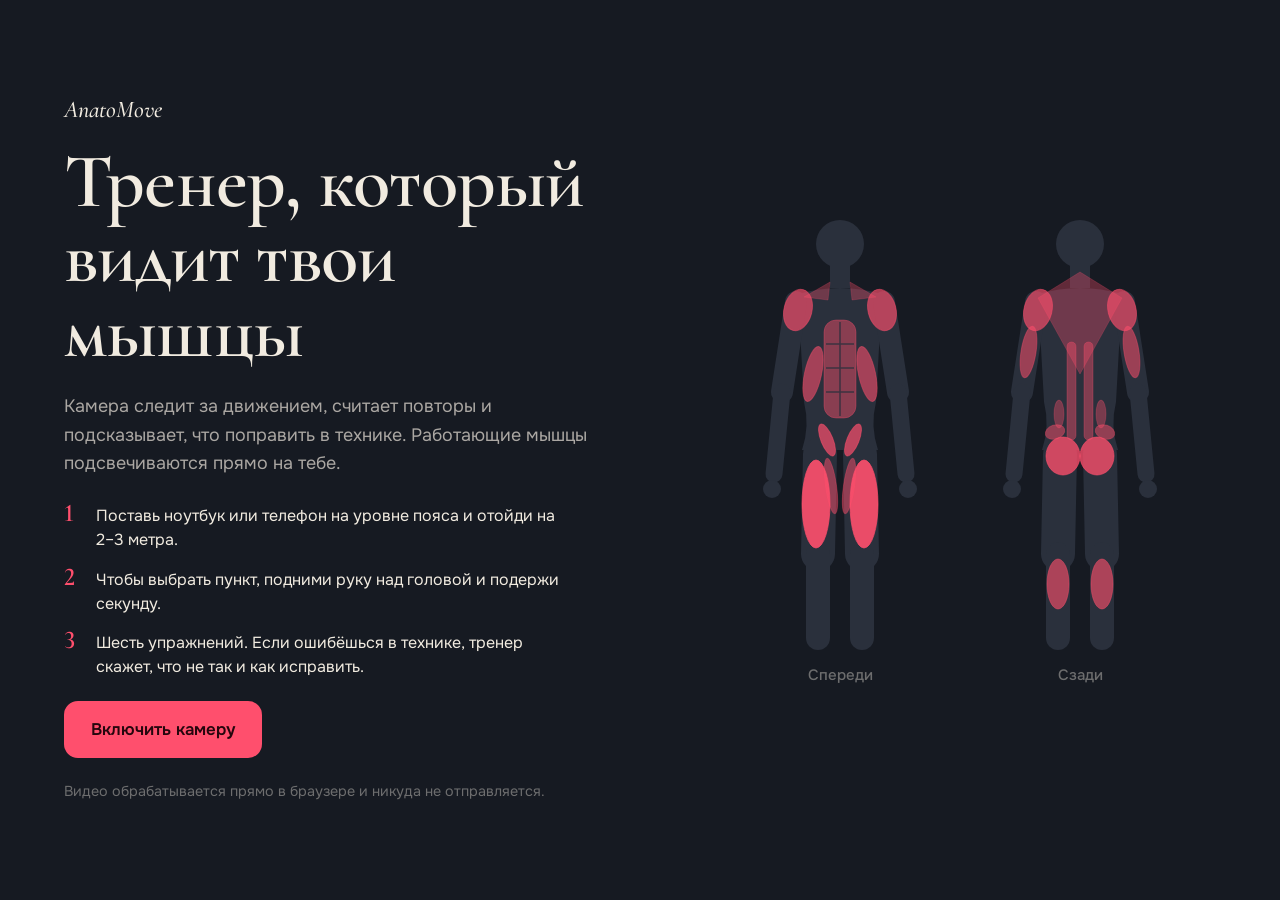
<file: index.html>
<!doctype html>
<html lang="ru">
<head>
  <meta charset="utf-8">
  <meta name="viewport" content="width=device-width, initial-scale=1, viewport-fit=cover">
  <title>AnatoMove — тренер, который видит твои мышцы</title>
  <meta name="description" content="Веб-тренер с камерой вместо джойстика: считает повторы, подсвечивает работающие мышцы и подсказывает, как исправить технику.">
  <meta name="theme-color" content="#161a22">
  <link rel="icon" href="data:image/svg+xml,%3Csvg xmlns='http://www.w3.org/2000/svg' viewBox='0 0 64 64'%3E%3Cpath d='M32 6 Q52 32 32 58 Q12 32 32 6Z' fill='%23ff4f6d'/%3E%3C/svg%3E">
  <link rel="preconnect" href="https://fonts.googleapis.com">
  <link rel="preconnect" href="https://fonts.gstatic.com" crossorigin>
  <link href="https://fonts.googleapis.com/css2?family=Cormorant+Garamond:ital,wght@0,500;0,600;1,500&family=Onest:wght@400;500;600&display=swap" rel="stylesheet">
  <link rel="stylesheet" href="css/style.css">
  <script type="module" src="js/main.js"></script>
</head>
<body data-screen="intro">

  <main id="stage" aria-hidden="true">
    <video id="cam" playsinline muted></video>
    <canvas id="overlay"></canvas>
  </main>

  <!-- Старт: единственный экран, где нужен клик — браузер просит разрешение на камеру и звук -->
  <section class="panel" data-panel="intro">
    <div class="intro">
      <div class="intro-text">
        <p class="brand">AnatoMove</p>
        <h1>Тренер, который видит твои мышцы</h1>
        <p class="lead">Камера следит за движением, считает повторы и подсказывает, что поправить в технике. Работающие мышцы подсвечиваются прямо на тебе.</p>
        <ol class="steps">
          <li>Поставь ноутбук или телефон на уровне пояса и отойди на 2–3 метра.</li>
          <li>Чтобы выбрать пункт, подними руку над головой и подержи секунду.</li>
          <li>Шесть упражнений. Если ошибёшься в технике, тренер скажет, что не так и как исправить.</li>
        </ol>
        <button id="start" class="btn" type="button">Включить камеру</button>
        <p class="note">Видео обрабатывается прямо в браузере и никуда не отправляется.</p>
        <p id="intro-error" class="error" role="alert" hidden></p>
      </div>
      <figure class="intro-map" id="intro-map" aria-hidden="true"></figure>
    </div>
  </section>

  <section class="panel" data-panel="loading">
    <p class="loading">Загружаю модель распознавания движений…</p>
  </section>

  <!-- Меню: управление только жестами -->
  <section class="panel" data-panel="menu">
    <header class="menu-head">
      <p class="brand">AnatoMove</p>
      <p class="menu-title">Подними руку над головой и подержи секунду</p>
      <p class="status" id="menu-status" aria-live="polite"></p>
    </header>
    <button class="gesture" data-side="left" data-action="catalog" type="button">
      <svg class="g-icon" viewBox="0 0 48 48" aria-hidden="true"><circle cx="24" cy="9" r="5"/><path d="M24 15v17M24 32l-6 12M24 32l6 12M24 20l9 8M24 20l-8-15"/></svg>
      <span class="g-label">Выбрать упражнение</span>
      <span class="g-hand">Левая рука вверх</span>
    </button>
    <button class="gesture" data-side="right" data-action="start" type="button">
      <svg class="g-icon" viewBox="0 0 48 48" aria-hidden="true"><circle cx="24" cy="9" r="5"/><path d="M24 15v17M24 32l-6 12M24 32l6 12M24 20l-9 8M24 20l8-15"/></svg>
      <span class="g-label">Полная тренировка</span>
      <span class="g-hand">Правая рука вверх</span>
    </button>
    <button class="gesture gesture--both" data-side="both" data-action="history" type="button">
      <svg class="g-icon" viewBox="0 0 48 48" aria-hidden="true"><circle cx="24" cy="9" r="5"/><path d="M24 15v17M24 32l-6 12M24 32l6 12M24 20l-8-15M24 20l8-15"/></svg>
      <span class="g-label">Мой прогресс</span>
      <span class="g-hand">Обе руки вверх</span>
    </button>
  </section>

  <!-- Каталог: левая рука листает, правая запускает -->
  <section class="panel" data-panel="catalog">
    <header class="menu-head">
      <p class="brand">AnatoMove</p>
      <p class="menu-title">Выбери упражнение</p>
      <p class="status ok">Левая рука — листать, правая — начать</p>
    </header>
    <ol class="catalog" id="catalog"></ol>
    <button class="gesture" data-side="left" data-action="next" type="button">
      <svg class="g-icon" viewBox="0 0 48 48" aria-hidden="true"><circle cx="24" cy="9" r="5"/><path d="M24 15v17M24 32l-6 12M24 32l6 12M24 20l9 8M24 20l-8-15"/></svg>
      <span class="g-label">Листать</span>
      <span class="g-hand">Левая рука вверх</span>
    </button>
    <button class="gesture" data-side="right" data-action="pick" type="button">
      <svg class="g-icon" viewBox="0 0 48 48" aria-hidden="true"><circle cx="24" cy="9" r="5"/><path d="M24 15v17M24 32l-6 12M24 32l6 12M24 20l-9 8M24 20l8-15"/></svg>
      <span class="g-label">Начать</span>
      <span class="g-pick" id="cat-pick"></span>
      <span class="g-hand">Правая рука вверх</span>
    </button>
    <button class="gesture gesture--both" data-side="both" data-action="menu" type="button">
      <svg class="g-icon" viewBox="0 0 48 48" aria-hidden="true"><circle cx="24" cy="9" r="5"/><path d="M24 15v17M24 32l-6 12M24 32l6 12M24 20l-8-15M24 20l8-15"/></svg>
      <span class="g-label">Назад в меню</span>
      <span class="g-hand">Обе руки вверх</span>
    </button>
  </section>

  <!-- Подготовка к упражнению -->
  <section class="panel" data-panel="transition">
    <div class="sheet tr">
      <p class="tr-step" id="tr-step"></p>
      <h2 id="tr-name"></h2>
      <p class="tr-how" id="tr-how"></p>
      <p class="tr-sub">Работают мышцы</p>
      <ul class="muscle-list" id="tr-muscles"></ul>
      <p class="tr-fact"><span>Знаешь ли ты?</span> <span id="tr-fact"></span></p>
      <p class="tr-wait" id="tr-wait" aria-live="polite"></p>
    </div>
    <p class="countdown" id="tr-count" aria-live="assertive"></p>
  </section>

  <!-- Упражнение -->
  <section class="panel" data-panel="exercise">
    <header class="hud">
      <div class="hud-ex">
        <p id="hud-step"></p>
        <h2 id="hud-name"></h2>
      </div>
      <div class="hud-count" aria-live="polite">
        <span class="hud-num" id="hud-count">0</span>
        <span class="hud-of" id="hud-target"></span>
        <span class="hud-clean" id="hud-clean"></span>
        <span class="hud-streak" id="hud-streak"></span>
      </div>
    </header>
    <div class="hint" id="hint" aria-live="assertive">
      <p class="hint-kind" id="hint-kind"></p>
      <p class="hint-what" id="hint-what"></p>
      <p class="hint-fix" id="hint-fix"></p>
    </div>
    <p class="skip" id="skip">Скрести руки на груди и подержи 2 секунды — пропустить упражнение</p>
  </section>

  <!-- Итоги -->
  <section class="panel" data-panel="summary">
    <div class="sheet summary">
      <div class="sum-main">
        <p class="tr-step" id="sum-title">Тренировка завершена</p>
        <p class="sum-score"><span id="sum-score"></span> <span id="sum-score-unit"></span></p>
        <p class="sum-record" id="sum-record"></p>
        <dl class="sum-stats">
          <div><dt>Техника</dt><dd id="sum-tech"></dd></div>
          <div><dt>Чистые</dt><dd id="sum-reps"></dd></div>
          <div><dt>Серия</dt><dd id="sum-streak"></dd></div>
          <div><dt>Время</dt><dd id="sum-time"></dd></div>
        </dl>
        <ol class="sum-ex" id="sum-ex"></ol>
      </div>
      <figure class="sum-anatomy">
        <div class="sum-map" id="sum-map"></div>
        <figcaption>
          <ul class="load-list" id="sum-muscles"></ul>
          <p class="sum-notes" id="sum-notes"></p>
        </figcaption>
      </figure>
      <section class="snaps" id="sum-snaps-wrap" hidden>
        <p class="tr-sub">Стоп-кадры ошибок</p>
        <div class="snaps-grid" id="sum-snaps"></div>
        <p class="note">Кадры живут только до перезагрузки страницы и никуда не отправляются.</p>
      </section>
    </div>
    <button class="gesture" data-side="left" data-action="menu" type="button">
      <svg class="g-icon" viewBox="0 0 48 48" aria-hidden="true"><circle cx="24" cy="9" r="5"/><path d="M24 15v17M24 32l-6 12M24 32l6 12M24 20l9 8M24 20l-8-15"/></svg>
      <span class="g-label">В меню</span>
      <span class="g-hand">Левая рука вверх</span>
    </button>
    <button class="gesture" data-side="right" data-action="again" type="button">
      <svg class="g-icon" viewBox="0 0 48 48" aria-hidden="true"><circle cx="24" cy="9" r="5"/><path d="M24 15v17M24 32l-6 12M24 32l6 12M24 20l-9 8M24 20l8-15"/></svg>
      <span class="g-label">Ещё раз</span>
      <span class="g-hand">Правая рука вверх</span>
    </button>
  </section>

  <!-- Прогресс -->
  <section class="panel" data-panel="history">
    <div class="sheet history">
      <h2>Мой прогресс</h2>
      <p class="hist-best" id="hist-best"></p>
      <div class="hist-chart" id="hist-chart"></div>
      <ol class="hist-list" id="hist-list"></ol>
    </div>
    <button class="gesture" data-side="right" data-action="menu" type="button">
      <svg class="g-icon" viewBox="0 0 48 48" aria-hidden="true"><circle cx="24" cy="9" r="5"/><path d="M24 15v17M24 32l-6 12M24 32l6 12M24 20l-9 8M24 20l8-15"/></svg>
      <span class="g-label">Назад в меню</span>
      <span class="g-hand">Правая рука вверх</span>
    </button>
  </section>

  <button id="mute" class="mute" type="button" aria-pressed="false" aria-label="Выключить звук">
    <svg viewBox="0 0 24 24" aria-hidden="true"><path class="spk" d="M4 9h4l5-4v14l-5-4H4z"/><path class="on" d="M16 9a4 4 0 0 1 0 6M18.5 6.5a8 8 0 0 1 0 11"/><path class="off" d="M16 9l6 6M22 9l-6 6"/></svg>
  </button>

  <pre id="debug" class="debug" hidden></pre>
</body>
</html>
</file>
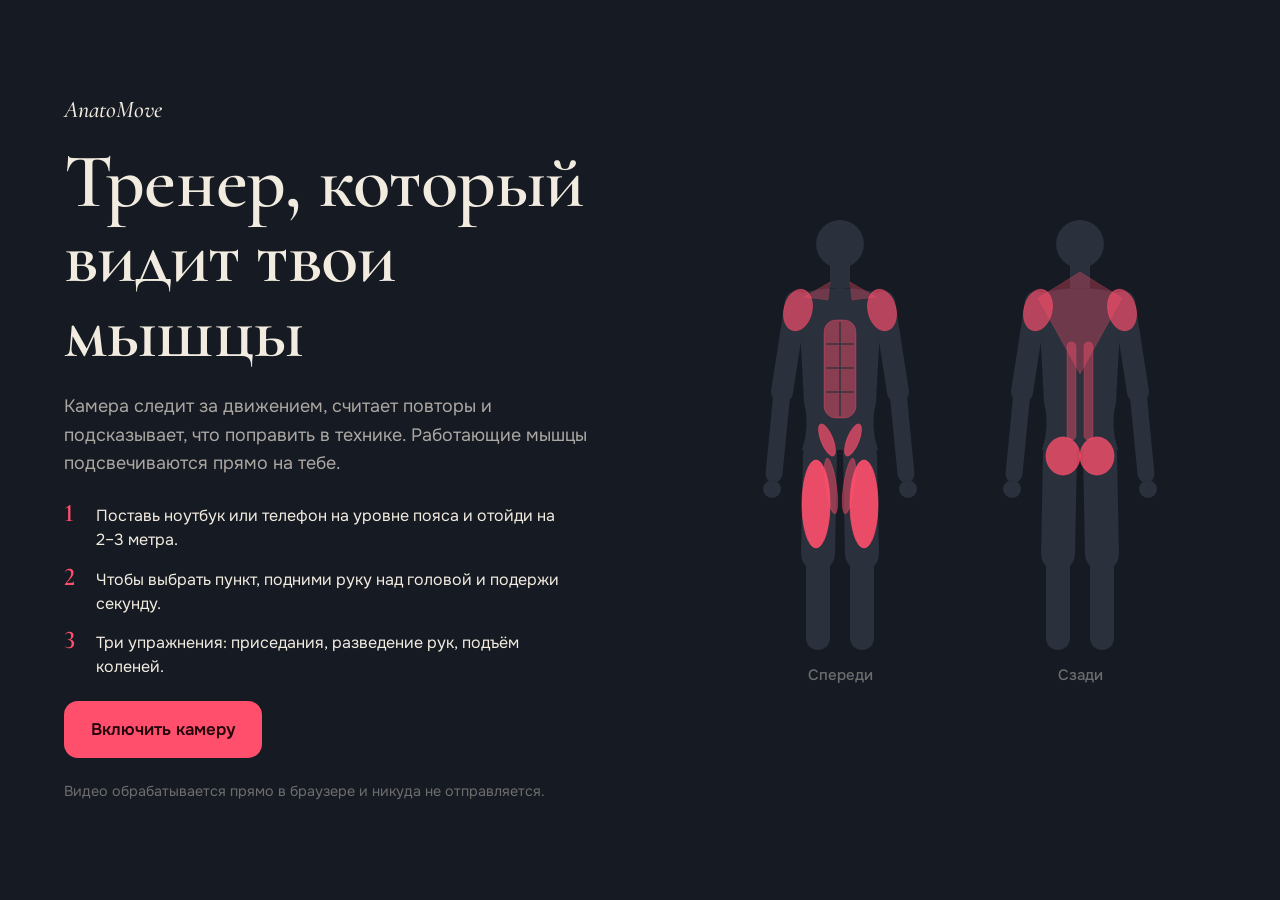
<file: anatomove/index.html>
<!doctype html>
<html lang="ru">
<head>
  <meta charset="utf-8">
  <meta name="viewport" content="width=device-width, initial-scale=1, viewport-fit=cover">
  <title>AnatoMove — тренер, который видит твои мышцы</title>
  <meta name="description" content="Веб-тренер с камерой вместо джойстика: считает повторы, подсвечивает работающие мышцы и подсказывает, как исправить технику.">
  <meta name="theme-color" content="#161a22">
  <link rel="icon" href="data:image/svg+xml,%3Csvg xmlns='http://www.w3.org/2000/svg' viewBox='0 0 64 64'%3E%3Cpath d='M32 6 Q52 32 32 58 Q12 32 32 6Z' fill='%23ff4f6d'/%3E%3C/svg%3E">
  <link rel="preconnect" href="https://fonts.googleapis.com">
  <link rel="preconnect" href="https://fonts.gstatic.com" crossorigin>
  <link href="https://fonts.googleapis.com/css2?family=Cormorant+Garamond:ital,wght@0,500;0,600;1,500&family=Onest:wght@400;500;600&display=swap" rel="stylesheet">
  <link rel="stylesheet" href="css/style.css">
  <script type="module" src="js/main.js"></script>
</head>
<body data-screen="intro">

  <main id="stage" aria-hidden="true">
    <video id="cam" playsinline muted></video>
    <canvas id="overlay"></canvas>
  </main>

  <!-- Старт: единственный экран, где нужен клик — браузер просит разрешение на камеру и звук -->
  <section class="panel" data-panel="intro">
    <div class="intro">
      <div class="intro-text">
        <p class="brand">AnatoMove</p>
        <h1>Тренер, который видит твои мышцы</h1>
        <p class="lead">Камера следит за движением, считает повторы и подсказывает, что поправить в технике. Работающие мышцы подсвечиваются прямо на тебе.</p>
        <ol class="steps">
          <li>Поставь ноутбук или телефон на уровне пояса и отойди на 2–3 метра.</li>
          <li>Чтобы выбрать пункт, подними руку над головой и подержи секунду.</li>
          <li>Три упражнения: приседания, разведение рук, подъём коленей.</li>
        </ol>
        <button id="start" class="btn" type="button">Включить камеру</button>
        <p class="note">Видео обрабатывается прямо в браузере и никуда не отправляется.</p>
        <p id="intro-error" class="error" role="alert" hidden></p>
      </div>
      <figure class="intro-map" id="intro-map" aria-hidden="true"></figure>
    </div>
  </section>

  <section class="panel" data-panel="loading">
    <p class="loading">Загружаю модель распознавания движений…</p>
  </section>

  <!-- Меню: управление только жестами -->
  <section class="panel" data-panel="menu">
    <header class="menu-head">
      <p class="brand">AnatoMove</p>
      <p class="menu-title">Подними руку над головой и подержи секунду</p>
      <p class="status" id="menu-status" aria-live="polite"></p>
    </header>
    <button class="gesture" data-side="left" data-action="history" type="button">
      <svg class="g-icon" viewBox="0 0 48 48" aria-hidden="true"><circle cx="24" cy="9" r="5"/><path d="M24 15v17M24 32l-6 12M24 32l6 12M24 20l9 8M24 20l-8-15"/></svg>
      <span class="g-label">Мой прогресс</span>
      <span class="g-hand">Левая рука вверх</span>
    </button>
    <button class="gesture" data-side="right" data-action="start" type="button">
      <svg class="g-icon" viewBox="0 0 48 48" aria-hidden="true"><circle cx="24" cy="9" r="5"/><path d="M24 15v17M24 32l-6 12M24 32l6 12M24 20l-9 8M24 20l8-15"/></svg>
      <span class="g-label">Начать тренировку</span>
      <span class="g-hand">Правая рука вверх</span>
    </button>
  </section>

  <!-- Подготовка к упражнению -->
  <section class="panel" data-panel="transition">
    <div class="sheet tr">
      <p class="tr-step" id="tr-step"></p>
      <h2 id="tr-name"></h2>
      <p class="tr-how" id="tr-how"></p>
      <p class="tr-sub">Работают мышцы</p>
      <ul class="muscle-list" id="tr-muscles"></ul>
      <p class="tr-wait" id="tr-wait" aria-live="polite"></p>
    </div>
    <p class="countdown" id="tr-count" aria-live="assertive"></p>
  </section>

  <!-- Упражнение -->
  <section class="panel" data-panel="exercise">
    <header class="hud">
      <div class="hud-ex">
        <p id="hud-step"></p>
        <h2 id="hud-name"></h2>
      </div>
      <div class="hud-count" aria-live="polite">
        <span class="hud-num" id="hud-count">0</span>
        <span class="hud-of" id="hud-target"></span>
        <span class="hud-clean" id="hud-clean"></span>
      </div>
    </header>
    <div class="hint" id="hint" aria-live="assertive">
      <p class="hint-kind" id="hint-kind"></p>
      <p class="hint-what" id="hint-what"></p>
      <p class="hint-fix" id="hint-fix"></p>
    </div>
    <p class="skip" id="skip">Обе руки высоко над головой на 2 секунды — пропустить упражнение</p>
  </section>

  <!-- Итоги -->
  <section class="panel" data-panel="summary">
    <div class="sheet summary">
      <div class="sum-main">
        <p class="tr-step">Тренировка завершена</p>
        <p class="sum-score"><span id="sum-score"></span> <span id="sum-score-unit"></span></p>
        <p class="sum-record" id="sum-record"></p>
        <dl class="sum-stats">
          <div><dt>Техника</dt><dd id="sum-tech"></dd></div>
          <div><dt>Чистые повторы</dt><dd id="sum-reps"></dd></div>
          <div><dt>Время</dt><dd id="sum-time"></dd></div>
        </dl>
        <ol class="sum-ex" id="sum-ex"></ol>
      </div>
      <figure class="sum-anatomy">
        <div class="sum-map" id="sum-map"></div>
        <figcaption>
          <ul class="load-list" id="sum-muscles"></ul>
          <p class="sum-notes" id="sum-notes"></p>
        </figcaption>
      </figure>
    </div>
    <button class="gesture" data-side="left" data-action="menu" type="button">
      <svg class="g-icon" viewBox="0 0 48 48" aria-hidden="true"><circle cx="24" cy="9" r="5"/><path d="M24 15v17M24 32l-6 12M24 32l6 12M24 20l9 8M24 20l-8-15"/></svg>
      <span class="g-label">В меню</span>
      <span class="g-hand">Левая рука вверх</span>
    </button>
    <button class="gesture" data-side="right" data-action="start" type="button">
      <svg class="g-icon" viewBox="0 0 48 48" aria-hidden="true"><circle cx="24" cy="9" r="5"/><path d="M24 15v17M24 32l-6 12M24 32l6 12M24 20l-9 8M24 20l8-15"/></svg>
      <span class="g-label">Ещё раз</span>
      <span class="g-hand">Правая рука вверх</span>
    </button>
  </section>

  <!-- Прогресс -->
  <section class="panel" data-panel="history">
    <div class="sheet history">
      <h2>Мой прогресс</h2>
      <p class="hist-best" id="hist-best"></p>
      <div class="hist-chart" id="hist-chart"></div>
      <ol class="hist-list" id="hist-list"></ol>
    </div>
    <button class="gesture" data-side="right" data-action="menu" type="button">
      <svg class="g-icon" viewBox="0 0 48 48" aria-hidden="true"><circle cx="24" cy="9" r="5"/><path d="M24 15v17M24 32l-6 12M24 32l6 12M24 20l-9 8M24 20l8-15"/></svg>
      <span class="g-label">Назад в меню</span>
      <span class="g-hand">Правая рука вверх</span>
    </button>
  </section>

  <button id="mute" class="mute" type="button" aria-pressed="false" aria-label="Выключить звук">
    <svg viewBox="0 0 24 24" aria-hidden="true"><path class="spk" d="M4 9h4l5-4v14l-5-4H4z"/><path class="on" d="M16 9a4 4 0 0 1 0 6M18.5 6.5a8 8 0 0 1 0 11"/><path class="off" d="M16 9l6 6M22 9l-6 6"/></svg>
  </button>

  <pre id="debug" class="debug" hidden></pre>
</body>
</html>
</file>
<file: css/style.css>
/* AnatoMove — «анатомический атлас» поверх обесцвеченной камеры.
   Малиновый — мышцы. Серно-жёлтый — поправки. Слоновая кость — кости и текст. */

:root {
  --bone: #f1ebe0;
  --bone-2: rgba(241, 235, 224, 0.68);
  --bone-3: rgba(241, 235, 224, 0.4);
  --line: rgba(241, 235, 224, 0.16);
  --muscle: #ff4f6d;
  --muscle-deep: #7a1f33;
  --sulfur: #ffd43b;
  --slate: #161a22;
  --glass: rgba(22, 26, 34, 0.8);

  --serif: "Cormorant Garamond", Georgia, "Times New Roman", serif;
  --sans: Onest, system-ui, -apple-system, "Segoe UI", sans-serif;

  --pad: clamp(1rem, 3vw, 2.25rem);
  --safe-t: env(safe-area-inset-top, 0px);
  --safe-b: env(safe-area-inset-bottom, 0px);
}

* { box-sizing: border-box; }
html, body { height: 100%; }
body {
  margin: 0;
  background: var(--slate);
  color: var(--bone);
  font: 400 1rem/1.5 var(--sans);
  overflow: hidden;
  -webkit-font-smoothing: antialiased;
}
h1, h2, p, ol, ul, dl, dd, figure { margin: 0; }
ol, ul { padding: 0; list-style: none; }
button { font: inherit; color: inherit; }
:focus-visible { outline: 3px solid var(--bone); outline-offset: 3px; }

/* ─── Камера */
#stage { position: fixed; inset: 0; overflow: hidden; }
#cam {
  position: absolute; inset: 0; width: 100%; height: 100%;
  object-fit: cover;
  transform: scaleX(-1);               /* как в зеркале */
  filter: grayscale(1) contrast(1.08) brightness(0.68);
}
#overlay { position: absolute; inset: 0; width: 100%; height: 100%; }
#stage::after {                          /* затемнение краёв — чтобы читались подписи */
  content: ""; position: absolute; inset: 0; pointer-events: none;
  background: radial-gradient(ellipse at center, transparent 45%, rgba(10, 12, 16, 0.55) 100%);
}
body[data-screen="intro"] #stage, body[data-screen="loading"] #stage { visibility: hidden; }

/* ─── Экраны */
.panel { position: fixed; inset: 0; display: none; padding: calc(var(--pad) + var(--safe-t)) var(--pad) calc(var(--pad) + var(--safe-b)); }
body[data-screen="intro"] [data-panel="intro"],
body[data-screen="loading"] [data-panel="loading"],
body[data-screen="menu"] [data-panel="menu"],
body[data-screen="transition"] [data-panel="transition"],
body[data-screen="exercise"] [data-panel="exercise"],
body[data-screen="summary"] [data-panel="summary"],
body[data-screen="history"] [data-panel="history"],
body[data-screen="catalog"] [data-panel="catalog"] { display: block; }

.brand { font: italic 500 1.5rem/1 var(--serif); color: var(--bone); }
.sheet {
  background: var(--glass);
  -webkit-backdrop-filter: blur(14px);
  backdrop-filter: blur(14px);
  border: 1px solid var(--line);
  border-radius: 22px;
}

/* ─── Старт */
[data-panel="intro"] { overflow-y: auto; }
.intro {
  min-height: 100%;
  max-width: 72rem; margin: 0 auto;
  display: grid; grid-template-columns: minmax(0, 36rem) minmax(0, 1fr);
  align-items: center; gap: clamp(1.5rem, 5vw, 5rem);
}
.intro-text { display: grid; gap: 1.4rem; justify-items: start; }
.intro h1 {
  font: 600 clamp(2.6rem, 6.2vw, 4.8rem)/0.98 var(--serif);
  letter-spacing: -0.01em;
  max-width: 16ch;
}
.lead { font-size: 1.12rem; line-height: 1.6; color: var(--bone-2); max-width: 34rem; }
.steps { counter-reset: s; display: grid; gap: 0.7rem; max-width: 32rem; }
.steps li { counter-increment: s; display: grid; grid-template-columns: 2rem 1fr; align-items: baseline; }
.steps li::before { content: counter(s); font: 600 1.6rem/1 var(--serif); font-variant-numeric: lining-nums; color: var(--muscle); }
.btn {
  border: 0; border-radius: 14px; cursor: pointer;
  padding: 1rem 1.7rem;
  background: var(--muscle); color: #25060d;
  font-weight: 600; font-size: 1.05rem;
  transition: transform 0.15s ease, background 0.15s ease;
}
.btn:hover { background: #ff6a84; }
.btn:active { transform: scale(0.98); }
.btn:disabled { opacity: 0.5; cursor: progress; }
.note { font-size: 0.9rem; color: var(--bone-3); }
.error { color: var(--sulfur); max-width: 32rem; }
.intro-map { max-width: 30rem; justify-self: center; width: 100%; }

.loading {
  position: absolute; inset: 0; display: grid; place-items: center;
  font: italic 500 1.6rem var(--serif); color: var(--bone-2);
  animation: breathe 1.6s ease-in-out infinite;
}
@keyframes breathe { 50% { opacity: 0.45; } }

/* ─── Карта мышц (SVG) */
svg .body > * { fill: #2a303c; }
svg .body .limb, svg .body g .limb { fill: none; stroke: #2a303c; stroke-linecap: round; }
svg .m > * { fill: var(--muscle); fill-opacity: calc(0.08 + var(--v) * 0.82); stroke: var(--muscle); stroke-opacity: calc(var(--v) * 0.7); stroke-width: 1; }
svg .m .line { fill: none; stroke: #2a303c; stroke-opacity: 0.8; stroke-width: 1.5; }
svg text { fill: var(--bone-3); font: 500 15px var(--sans); }

/* ─── Жесты-кнопки: поднятая рука заполняет карточку снизу вверх */
.gesture {
  --hold: 0;
  position: absolute; top: 50%; transform: translateY(-50%);
  width: clamp(9.5rem, 15vw, 12.5rem); min-height: 13rem;
  display: grid; justify-items: center; align-content: center; gap: 0.5rem;
  padding: 1.2rem 1rem;
  background: var(--glass);
  -webkit-backdrop-filter: blur(12px);
  backdrop-filter: blur(12px);
  border: 1px solid var(--line); border-radius: 26px;
  overflow: hidden; isolation: isolate; cursor: pointer; text-align: center;
}
.gesture[data-side="left"] { left: calc(var(--pad) + env(safe-area-inset-left, 0px)); }
.gesture[data-side="right"] { right: calc(var(--pad) + env(safe-area-inset-right, 0px)); }
/* Обе руки — горизонтальная «таблетка» снизу по центру, заполняется слева направо */
.gesture--both {
  top: auto; left: 50%; transform: translateX(-50%);
  bottom: calc(var(--pad) + var(--safe-b) + 0.4rem);
  width: auto; min-height: 0;
  grid-template-columns: auto auto; grid-template-rows: auto auto;
  justify-items: start; align-items: center; column-gap: 0.9rem; row-gap: 0;
  padding: 0.7rem 1.5rem 0.7rem 1.1rem;
  text-align: left; border-radius: 999px;
}
.gesture--both .g-icon { grid-row: span 2; width: 2.4rem; height: 2.4rem; }
.gesture.gesture--both::before { transform-origin: left; transform: scaleX(var(--hold)); }
.g-pick { font: italic 500 1.2rem/1.2 var(--serif); }
.gesture.chosen { animation: chosen 0.45s ease-out; }
@keyframes chosen { from { box-shadow: 0 0 0 0 rgba(255, 79, 109, 0.7); } to { box-shadow: 0 0 0 20px rgba(255, 79, 109, 0); } }

/* ─── Каталог упражнений */
.catalog {
  position: absolute; left: 50%; top: 53%; transform: translate(-50%, -50%);
  width: min(54rem, calc(100% - 2 * (var(--pad) + 14rem)));
  display: grid; grid-template-columns: repeat(auto-fit, minmax(14rem, 1fr)); gap: 0.8rem;
}
.cat-item {
  display: grid; gap: 0.25rem; padding: 1rem 1.15rem; cursor: pointer;
  background: var(--glass);
  -webkit-backdrop-filter: blur(12px);
  backdrop-filter: blur(12px);
  border: 1px solid var(--line); border-radius: 18px;
  transition: border-color 0.15s ease, background 0.15s ease, transform 0.15s ease;
}
.cat-item.current { border-color: var(--muscle); background: rgba(64, 20, 33, 0.86); transform: scale(1.03); }
.cat-name { font: 600 1.45rem/1.1 var(--serif); }
.cat-la { font: italic 500 1rem/1.25 var(--serif); color: var(--muscle); }
.cat-meta { font-size: 0.82rem; color: var(--bone-3); }
.gesture::before {
  content: ""; position: absolute; inset: 0; z-index: -1;
  background: linear-gradient(to top, #c42a4b, #e8445f);
  transform-origin: bottom; transform: scaleY(var(--hold));
}
.g-icon { width: 3.2rem; height: 3.2rem; fill: none; stroke: currentColor; stroke-width: 2.4; stroke-linecap: round; }
.g-icon circle { fill: currentColor; stroke: none; }
.g-label { font-weight: 600; font-size: 1.1rem; line-height: 1.25; }
.g-hand { font-size: 0.85rem; color: var(--bone-2); }

/* ─── Меню */
.menu-head {
  position: absolute; left: 50%; top: calc(var(--pad) + var(--safe-t)); transform: translateX(-50%);
  width: min(34rem, calc(100% - 2 * var(--pad)));
  display: grid; justify-items: center; gap: 0.6rem; text-align: center;
}
.menu-title { font: 600 clamp(1.7rem, 3.6vw, 2.6rem)/1.1 var(--serif); text-shadow: 0 2px 16px rgba(0, 0, 0, 0.6); }
.status {
  padding: 0.5rem 1rem; border-radius: 999px;
  background: var(--glass); border: 1px solid rgba(255, 212, 59, 0.5); color: var(--bone);
  font-size: 0.95rem;
}
.status.ok { border-color: var(--line); color: var(--bone-2); }

/* ─── Подготовка */
.tr {
  position: absolute; left: calc(var(--pad) + env(safe-area-inset-left, 0px)); top: 50%; transform: translateY(-50%);
  width: min(27rem, calc(100% - 2 * var(--pad)));
  padding: 1.6rem 1.7rem; display: grid; gap: 0.8rem;
}
.tr-step { color: var(--bone-2); font-size: 0.95rem; }
.tr h2 { font: 600 clamp(2rem, 3.6vw, 2.8rem)/1.02 var(--serif); }
.tr-how { color: var(--bone-2); line-height: 1.55; }
.tr-sub { font-size: 0.85rem; color: var(--bone-3); margin-top: 0.4rem; }
.muscle-list { display: grid; gap: 0.35rem; }
.muscle-list li { display: grid; }
.muscle-list i, .load-list i { font: italic 500 1.12rem/1.2 var(--serif); color: var(--muscle); }
.tr-fact { font-size: 0.9rem; line-height: 1.5; color: var(--bone-2); padding-top: 0.7rem; border-top: 1px solid var(--line); }
.tr-fact span:first-child { color: var(--muscle); font-weight: 600; }
.tr-wait { color: var(--sulfur); }
.tr-wait:empty { display: none; }
.countdown {
  position: absolute; right: 12vw; top: 50%; transform: translateY(-50%);
  font: 600 clamp(8rem, 22vw, 16rem)/1 var(--serif); font-variant-numeric: lining-nums; color: var(--bone);
  text-shadow: 0 6px 40px rgba(0, 0, 0, 0.5);
}

/* ─── Упражнение */
.hud {
  position: absolute; inset: 0 0 auto 0;
  padding: calc(var(--pad) + var(--safe-t)) var(--pad) 3rem;
  display: flex; justify-content: space-between; align-items: flex-start; gap: 1rem;
  background: linear-gradient(to bottom, rgba(10, 12, 16, 0.7), transparent);
}
.hud-ex p { color: var(--bone-2); font-size: 0.95rem; }
.hud-ex h2 { font: 600 clamp(1.6rem, 3.2vw, 2.4rem)/1.05 var(--serif); }
.hud-count { display: grid; justify-items: end; text-align: right; }
.hud-num { font: 600 clamp(4.2rem, 10vw, 7.5rem)/0.82 var(--serif); font-variant-numeric: lining-nums tabular-nums; }
.hud-of { color: var(--bone-2); font-size: 1rem; margin-top: 0.3rem; }
.hud-clean { color: var(--muscle); font-weight: 600; font-size: 0.95rem; }
.hud-streak { font: italic 500 1.2rem/1.2 var(--serif); margin-top: 0.1rem; }
.hud-streak:empty { display: none; }
.hud-count.flash-good .hud-num { animation: good 0.5s ease-out; }
.hud-count.flash-bad .hud-num { animation: bad 0.5s ease-out; }
@keyframes good { 0% { color: var(--muscle); transform: scale(1.14); } 100% { color: var(--bone); transform: scale(1); } }
@keyframes bad { 0% { color: var(--sulfur); } 100% { color: var(--bone); } }

.hint {
  position: absolute; left: 50%; bottom: calc(var(--pad) + var(--safe-b) + 2.2rem);
  width: min(36rem, calc(100% - 2 * var(--pad)));
  padding: 1rem 1.3rem 1.1rem 1.3rem;
  background: var(--glass);
  -webkit-backdrop-filter: blur(14px);
  backdrop-filter: blur(14px);
  border-radius: 18px;
  border: 1px solid var(--line);
  box-shadow: inset 5px 0 0 var(--bone-3);
  opacity: 0; transform: translate(-50%, 12px);
  transition: opacity 0.2s ease, transform 0.2s ease;
  pointer-events: none;
}
.hint.show { opacity: 1; transform: translate(-50%, 0); }
.hint[data-kind="fault"] { border-color: rgba(255, 212, 59, 0.55); box-shadow: inset 5px 0 0 var(--sulfur); }
.hint-kind { font-size: 0.85rem; font-weight: 600; color: var(--bone-2); }
.hint[data-kind="fault"] .hint-kind { color: var(--sulfur); }
.hint-what { font-size: clamp(1.2rem, 2.4vw, 1.5rem); font-weight: 600; line-height: 1.25; margin-top: 0.15rem; }
.hint-fix { font-size: clamp(1rem, 2vw, 1.15rem); color: var(--bone-2); margin-top: 0.3rem; line-height: 1.4; }

.skip {
  --hold: 0;
  position: absolute; left: 50%; transform: translateX(-50%);
  bottom: calc(0.8rem + var(--safe-b));
  font-size: 0.82rem; color: var(--bone-3); text-align: center;
  width: max-content; max-width: calc(100% - 2 * var(--pad));
  padding-bottom: 0.35rem;
  background: linear-gradient(var(--muscle), var(--muscle)) left bottom / calc(var(--hold) * 100%) 2px no-repeat;
}

/* ─── Итоги */
[data-panel="summary"] .summary {
  position: absolute; left: 50%; top: 50%; transform: translate(-50%, -50%);
  width: min(58rem, calc(100% - 2 * (var(--pad) + 13.5rem)));
  max-height: calc(100% - 2 * var(--pad));
  overflow-y: auto;
  padding: 1.8rem 2rem;
  display: grid; grid-template-columns: 1.05fr 1fr; gap: 2rem;
}
.sum-main { display: grid; gap: 1rem; align-content: start; }
.sum-score { font: 600 clamp(3.4rem, 7vw, 5rem)/0.9 var(--serif); font-variant-numeric: lining-nums; }
.sum-score #sum-score-unit { font: 500 1.1rem var(--sans); color: var(--bone-2); }
.sum-record { color: var(--muscle); font-weight: 600; }
.sum-record:empty { display: none; }
.sum-stats { display: flex; flex-wrap: wrap; gap: 0.6rem 1.8rem; padding: 0.8rem 0; border-block: 1px solid var(--line); }
.sum-stats dt { font-size: 0.85rem; color: var(--bone-3); }
.sum-stats dd { font: 600 1.6rem/1.1 var(--serif); font-variant-numeric: lining-nums; }
.sum-ex { display: grid; gap: 0.9rem; }
.se-head { display: flex; justify-content: space-between; gap: 1rem; font-weight: 600; }
.se-num { color: var(--bone-2); font-weight: 500; white-space: nowrap; }
.se-tip { color: var(--bone-2); font-size: 0.93rem; line-height: 1.45; margin-top: 0.15rem; }
.sum-anatomy { display: grid; gap: 1rem; align-content: start; }
.sum-map { max-width: 22rem; justify-self: center; width: 100%; }
.load-list { display: grid; gap: 0.55rem; }
.load-list li {
  display: grid; padding-bottom: 0.35rem;
  background: linear-gradient(var(--muscle), var(--muscle)) left bottom / calc(var(--v) * 100%) 2px no-repeat;
}
.load-list span { font-size: 0.92rem; }
.sum-notes { font-size: 0.9rem; color: var(--sulfur); line-height: 1.45; margin-top: 0.6rem; }
.sum-notes:empty { display: none; }

/* ─── Прогресс */
[data-panel="history"] .history {
  position: absolute; left: 50%; top: 50%; transform: translate(-50%, -50%);
  width: min(34rem, calc(100% - 2 * (var(--pad) + 13.5rem)));
  max-height: calc(100% - 2 * var(--pad)); overflow-y: auto;
  padding: 1.8rem 2rem; display: grid; gap: 1rem;
}
.history h2 { font: 600 2.4rem/1 var(--serif); }
.hist-best { color: var(--bone-2); }
.hist-chart { color: var(--bone-2); }
.hist-sub { font-size: 0.85rem; color: var(--bone-3); margin-bottom: 0.3rem; }
.h-when { display: grid; }
.h-when span { font-size: 0.8rem; color: var(--bone-3); }
.hist-chart:empty { display: none; }
.hist-chart svg { width: 100%; height: auto; display: block; }
.hist-list { display: grid; }
.hist-list li {
  display: grid; grid-template-columns: 1fr auto auto auto; gap: 1.1rem; align-items: baseline;
  padding: 0.65rem 0; border-top: 1px solid var(--line); font-size: 0.93rem; color: var(--bone-2);
}
.hist-list time { color: var(--bone); }
.hist-list .h-score { font: 600 1.5rem/1 var(--serif); font-variant-numeric: lining-nums; color: var(--bone); }
.hist-list li.best .h-score { color: var(--muscle); }
.hist-list li.empty { display: block; color: var(--bone-2); line-height: 1.5; }

/* ─── Служебное */
.mute {
  position: fixed; right: calc(0.9rem + env(safe-area-inset-right, 0px)); bottom: calc(0.9rem + var(--safe-b));
  width: 2.6rem; height: 2.6rem; border-radius: 50%;
  display: grid; place-items: center; cursor: pointer;
  background: var(--glass); border: 1px solid var(--line);
}
.mute svg { width: 1.3rem; height: 1.3rem; fill: none; stroke: var(--bone-2); stroke-width: 1.8; stroke-linecap: round; stroke-linejoin: round; }
.mute .spk { fill: var(--bone-2); }
.mute .off, .mute[aria-pressed="true"] .on { display: none; }
.mute[aria-pressed="true"] .off { display: inline; }
body[data-screen="intro"] .mute, body[data-screen="loading"] .mute { display: none; }

.debug {
  position: fixed; left: 0.8rem; bottom: 3rem; z-index: 10; margin: 0;
  padding: 0.6rem 0.8rem; border-radius: 10px;
  background: rgba(0, 0, 0, 0.7); color: #9fe;
  font: 12px/1.45 ui-monospace, Menlo, Consolas, monospace;
  white-space: pre; pointer-events: none;
}

/* ─── Стоп-кадры ошибок в итогах */
.snaps { grid-column: 1 / -1; display: grid; gap: 0.8rem; padding-top: 1.1rem; border-top: 1px solid var(--line); }
.snaps[hidden] { display: none; }
.snaps-grid { display: grid; grid-template-columns: repeat(auto-fill, minmax(10rem, 1fr)); gap: 1rem; }
.snap { display: grid; gap: 0.5rem; align-content: start; }
.snap img { width: 100%; height: auto; display: block; border-radius: 14px; border: 1px solid rgba(255, 212, 59, 0.45); }
.snap figcaption { display: grid; gap: 0.15rem; font-size: 0.85rem; line-height: 1.35; color: var(--bone-2); }
.snap-ex { font-size: 0.78rem; color: var(--bone-3); }
.snap b { color: var(--sulfur); font-weight: 600; }

@media (max-width: 1100px) {
  [data-panel="summary"] .summary { grid-template-columns: 1fr; }
  .sum-map { max-width: 18rem; }
}

/* ─── Телефон и узкие экраны: кнопки-жесты уходят вниз */
@media (max-width: 760px), (orientation: portrait) {
  .intro { grid-template-columns: 1fr; align-content: start; }
  .intro-map { display: none; }
  .gesture {
    top: auto; transform: none;
    bottom: calc(var(--pad) + var(--safe-b) + 3.2rem); /* ниже — кнопка звука */
    width: calc(50% - 1.5 * var(--pad)); min-height: 0;
    padding: 0.9rem 0.6rem; gap: 0.3rem; border-radius: 20px;
  }
  .g-icon { width: 2.4rem; height: 2.4rem; }
  .g-label { font-size: 1rem; }
  [data-panel="summary"] .summary,
  [data-panel="history"] .history {
    top: calc(var(--pad) + var(--safe-t)); transform: translateX(-50%);
    width: calc(100% - 2 * var(--pad));
    max-height: calc(100% - 2 * var(--pad) - var(--safe-t) - var(--safe-b) - 12rem);
    grid-template-columns: 1fr; padding: 1.3rem;
  }
  .tr { top: auto; bottom: calc(var(--pad) + var(--safe-b) + 3.2rem); transform: none; padding: 1.1rem 1.2rem; gap: 0.5rem; }
  .tr h2 { font-size: 1.9rem; }
  .tr-how { font-size: 0.92rem; }
  .muscle-list { grid-template-columns: 1fr 1fr; gap: 0.4rem 0.8rem; }
  .muscle-list span { font-size: 0.8rem; line-height: 1.25; }
  .muscle-list i { font-size: 0.95rem; }
  .countdown { right: 50%; top: 28%; transform: translate(50%, -50%); }
  .hint { bottom: calc(var(--pad) + var(--safe-b) + 2.8rem); }
  .skip { font-size: 0.75rem; left: var(--pad); transform: none; max-width: calc(100% - var(--pad) - 4rem); text-align: left; }
  .debug { top: 38%; bottom: auto; font-size: 10px; opacity: 0.85; }
  /* Экраны с жестом «обе руки»: таблетка внизу, карточки рук над ней */
  .gesture--both {
    left: var(--pad); right: calc(var(--pad) + 3.4rem); transform: none; width: auto;
    bottom: calc(var(--pad) + var(--safe-b)); padding: 0.55rem 1rem;
    grid-template-columns: auto 1fr; gap: 0 0.8rem;
  }
  .gesture--both .g-icon { width: 2rem; height: 2rem; }
  .panel:has(.gesture--both) .gesture:not(.gesture--both) { bottom: calc(var(--pad) + var(--safe-b) + 4.2rem); }
  .g-pick { font-size: 1rem; }
  .catalog {
    top: calc(var(--pad) + var(--safe-t) + 8.4rem); transform: translateX(-50%);
    width: calc(100% - 2 * var(--pad)); grid-template-columns: 1fr 1fr; gap: 0.5rem;
  }
  .cat-item { padding: 0.65rem 0.75rem; border-radius: 14px; }
  .cat-item.current { transform: none; }
  .cat-name { font-size: 1.1rem; }
  .cat-la { font-size: 0.85rem; }
  .cat-meta, .tr-fact { display: none; }
}

@media (prefers-reduced-motion: reduce) {
  *, *::before, *::after { animation: none !important; transition: none !important; }
}
</file>
<file: anatomove/css/style.css>
/* AnatoMove — «анатомический атлас» поверх обесцвеченной камеры.
   Малиновый — мышцы. Серно-жёлтый — поправки. Слоновая кость — кости и текст. */

:root {
  --bone: #f1ebe0;
  --bone-2: rgba(241, 235, 224, 0.68);
  --bone-3: rgba(241, 235, 224, 0.4);
  --line: rgba(241, 235, 224, 0.16);
  --muscle: #ff4f6d;
  --muscle-deep: #7a1f33;
  --sulfur: #ffd43b;
  --slate: #161a22;
  --glass: rgba(22, 26, 34, 0.8);

  --serif: "Cormorant Garamond", Georgia, "Times New Roman", serif;
  --sans: Onest, system-ui, -apple-system, "Segoe UI", sans-serif;

  --pad: clamp(1rem, 3vw, 2.25rem);
  --safe-t: env(safe-area-inset-top, 0px);
  --safe-b: env(safe-area-inset-bottom, 0px);
}

* { box-sizing: border-box; }
html, body { height: 100%; }
body {
  margin: 0;
  background: var(--slate);
  color: var(--bone);
  font: 400 1rem/1.5 var(--sans);
  overflow: hidden;
  -webkit-font-smoothing: antialiased;
}
h1, h2, p, ol, ul, dl, dd, figure { margin: 0; }
ol, ul { padding: 0; list-style: none; }
button { font: inherit; color: inherit; }
:focus-visible { outline: 3px solid var(--bone); outline-offset: 3px; }

/* ─── Камера */
#stage { position: fixed; inset: 0; overflow: hidden; }
#cam {
  position: absolute; inset: 0; width: 100%; height: 100%;
  object-fit: cover;
  transform: scaleX(-1);               /* как в зеркале */
  filter: grayscale(1) contrast(1.08) brightness(0.68);
}
#overlay { position: absolute; inset: 0; width: 100%; height: 100%; }
#stage::after {                          /* затемнение краёв — чтобы читались подписи */
  content: ""; position: absolute; inset: 0; pointer-events: none;
  background: radial-gradient(ellipse at center, transparent 45%, rgba(10, 12, 16, 0.55) 100%);
}
body[data-screen="intro"] #stage, body[data-screen="loading"] #stage { visibility: hidden; }

/* ─── Экраны */
.panel { position: fixed; inset: 0; display: none; padding: calc(var(--pad) + var(--safe-t)) var(--pad) calc(var(--pad) + var(--safe-b)); }
body[data-screen="intro"] [data-panel="intro"],
body[data-screen="loading"] [data-panel="loading"],
body[data-screen="menu"] [data-panel="menu"],
body[data-screen="transition"] [data-panel="transition"],
body[data-screen="exercise"] [data-panel="exercise"],
body[data-screen="summary"] [data-panel="summary"],
body[data-screen="history"] [data-panel="history"] { display: block; }

.brand { font: italic 500 1.5rem/1 var(--serif); color: var(--bone); }
.sheet {
  background: var(--glass);
  -webkit-backdrop-filter: blur(14px);
  backdrop-filter: blur(14px);
  border: 1px solid var(--line);
  border-radius: 22px;
}

/* ─── Старт */
[data-panel="intro"] { overflow-y: auto; }
.intro {
  min-height: 100%;
  max-width: 72rem; margin: 0 auto;
  display: grid; grid-template-columns: minmax(0, 36rem) minmax(0, 1fr);
  align-items: center; gap: clamp(1.5rem, 5vw, 5rem);
}
.intro-text { display: grid; gap: 1.4rem; justify-items: start; }
.intro h1 {
  font: 600 clamp(2.6rem, 6.2vw, 4.8rem)/0.98 var(--serif);
  letter-spacing: -0.01em;
  max-width: 16ch;
}
.lead { font-size: 1.12rem; line-height: 1.6; color: var(--bone-2); max-width: 34rem; }
.steps { counter-reset: s; display: grid; gap: 0.7rem; max-width: 32rem; }
.steps li { counter-increment: s; display: grid; grid-template-columns: 2rem 1fr; align-items: baseline; }
.steps li::before { content: counter(s); font: 600 1.6rem/1 var(--serif); font-variant-numeric: lining-nums; color: var(--muscle); }
.btn {
  border: 0; border-radius: 14px; cursor: pointer;
  padding: 1rem 1.7rem;
  background: var(--muscle); color: #25060d;
  font-weight: 600; font-size: 1.05rem;
  transition: transform 0.15s ease, background 0.15s ease;
}
.btn:hover { background: #ff6a84; }
.btn:active { transform: scale(0.98); }
.btn:disabled { opacity: 0.5; cursor: progress; }
.note { font-size: 0.9rem; color: var(--bone-3); }
.error { color: var(--sulfur); max-width: 32rem; }
.intro-map { max-width: 30rem; justify-self: center; width: 100%; }

.loading {
  position: absolute; inset: 0; display: grid; place-items: center;
  font: italic 500 1.6rem var(--serif); color: var(--bone-2);
  animation: breathe 1.6s ease-in-out infinite;
}
@keyframes breathe { 50% { opacity: 0.45; } }

/* ─── Карта мышц (SVG) */
svg .body > * { fill: #2a303c; }
svg .body .limb, svg .body g .limb { fill: none; stroke: #2a303c; stroke-linecap: round; }
svg .m > * { fill: var(--muscle); fill-opacity: calc(0.08 + var(--v) * 0.82); stroke: var(--muscle); stroke-opacity: calc(var(--v) * 0.7); stroke-width: 1; }
svg .m .line { fill: none; stroke: #2a303c; stroke-opacity: 0.8; stroke-width: 1.5; }
svg text { fill: var(--bone-3); font: 500 15px var(--sans); }

/* ─── Жесты-кнопки: поднятая рука заполняет карточку снизу вверх */
.gesture {
  --hold: 0;
  position: absolute; top: 50%; transform: translateY(-50%);
  width: clamp(9.5rem, 15vw, 12.5rem); min-height: 13rem;
  display: grid; justify-items: center; align-content: center; gap: 0.5rem;
  padding: 1.2rem 1rem;
  background: var(--glass);
  -webkit-backdrop-filter: blur(12px);
  backdrop-filter: blur(12px);
  border: 1px solid var(--line); border-radius: 26px;
  overflow: hidden; isolation: isolate; cursor: pointer; text-align: center;
}
.gesture[data-side="left"] { left: calc(var(--pad) + env(safe-area-inset-left, 0px)); }
.gesture[data-side="right"] { right: calc(var(--pad) + env(safe-area-inset-right, 0px)); }
.gesture::before {
  content: ""; position: absolute; inset: 0; z-index: -1;
  background: linear-gradient(to top, #c42a4b, #e8445f);
  transform-origin: bottom; transform: scaleY(var(--hold));
}
.g-icon { width: 3.2rem; height: 3.2rem; fill: none; stroke: currentColor; stroke-width: 2.4; stroke-linecap: round; }
.g-icon circle { fill: currentColor; stroke: none; }
.g-label { font-weight: 600; font-size: 1.1rem; line-height: 1.25; }
.g-hand { font-size: 0.85rem; color: var(--bone-2); }

/* ─── Меню */
.menu-head {
  position: absolute; left: 50%; top: calc(var(--pad) + var(--safe-t)); transform: translateX(-50%);
  width: min(34rem, calc(100% - 2 * var(--pad)));
  display: grid; justify-items: center; gap: 0.6rem; text-align: center;
}
.menu-title { font: 600 clamp(1.7rem, 3.6vw, 2.6rem)/1.1 var(--serif); text-shadow: 0 2px 16px rgba(0, 0, 0, 0.6); }
.status {
  padding: 0.5rem 1rem; border-radius: 999px;
  background: var(--glass); border: 1px solid rgba(255, 212, 59, 0.5); color: var(--bone);
  font-size: 0.95rem;
}
.status.ok { border-color: var(--line); color: var(--bone-2); }

/* ─── Подготовка */
.tr {
  position: absolute; left: calc(var(--pad) + env(safe-area-inset-left, 0px)); top: 50%; transform: translateY(-50%);
  width: min(27rem, calc(100% - 2 * var(--pad)));
  padding: 1.6rem 1.7rem; display: grid; gap: 0.8rem;
}
.tr-step { color: var(--bone-2); font-size: 0.95rem; }
.tr h2 { font: 600 clamp(2rem, 3.6vw, 2.8rem)/1.02 var(--serif); }
.tr-how { color: var(--bone-2); line-height: 1.55; }
.tr-sub { font-size: 0.85rem; color: var(--bone-3); margin-top: 0.4rem; }
.muscle-list { display: grid; gap: 0.35rem; }
.muscle-list li { display: grid; }
.muscle-list i, .load-list i { font: italic 500 1.12rem/1.2 var(--serif); color: var(--muscle); }
.tr-wait { color: var(--sulfur); }
.tr-wait:empty { display: none; }
.countdown {
  position: absolute; right: 12vw; top: 50%; transform: translateY(-50%);
  font: 600 clamp(8rem, 22vw, 16rem)/1 var(--serif); font-variant-numeric: lining-nums; color: var(--bone);
  text-shadow: 0 6px 40px rgba(0, 0, 0, 0.5);
}

/* ─── Упражнение */
.hud {
  position: absolute; inset: 0 0 auto 0;
  padding: calc(var(--pad) + var(--safe-t)) var(--pad) 3rem;
  display: flex; justify-content: space-between; align-items: flex-start; gap: 1rem;
  background: linear-gradient(to bottom, rgba(10, 12, 16, 0.7), transparent);
}
.hud-ex p { color: var(--bone-2); font-size: 0.95rem; }
.hud-ex h2 { font: 600 clamp(1.6rem, 3.2vw, 2.4rem)/1.05 var(--serif); }
.hud-count { display: grid; justify-items: end; text-align: right; }
.hud-num { font: 600 clamp(4.2rem, 10vw, 7.5rem)/0.82 var(--serif); font-variant-numeric: lining-nums tabular-nums; }
.hud-of { color: var(--bone-2); font-size: 1rem; margin-top: 0.3rem; }
.hud-clean { color: var(--muscle); font-weight: 600; font-size: 0.95rem; }
.hud-count.flash-good .hud-num { animation: good 0.5s ease-out; }
.hud-count.flash-bad .hud-num { animation: bad 0.5s ease-out; }
@keyframes good { 0% { color: var(--muscle); transform: scale(1.14); } 100% { color: var(--bone); transform: scale(1); } }
@keyframes bad { 0% { color: var(--sulfur); } 100% { color: var(--bone); } }

.hint {
  position: absolute; left: 50%; bottom: calc(var(--pad) + var(--safe-b) + 2.2rem);
  width: min(36rem, calc(100% - 2 * var(--pad)));
  padding: 1rem 1.3rem 1.1rem 1.3rem;
  background: var(--glass);
  -webkit-backdrop-filter: blur(14px);
  backdrop-filter: blur(14px);
  border-radius: 18px;
  border: 1px solid var(--line);
  box-shadow: inset 5px 0 0 var(--bone-3);
  opacity: 0; transform: translate(-50%, 12px);
  transition: opacity 0.2s ease, transform 0.2s ease;
  pointer-events: none;
}
.hint.show { opacity: 1; transform: translate(-50%, 0); }
.hint[data-kind="fault"] { border-color: rgba(255, 212, 59, 0.55); box-shadow: inset 5px 0 0 var(--sulfur); }
.hint-kind { font-size: 0.85rem; font-weight: 600; color: var(--bone-2); }
.hint[data-kind="fault"] .hint-kind { color: var(--sulfur); }
.hint-what { font-size: clamp(1.2rem, 2.4vw, 1.5rem); font-weight: 600; line-height: 1.25; margin-top: 0.15rem; }
.hint-fix { font-size: clamp(1rem, 2vw, 1.15rem); color: var(--bone-2); margin-top: 0.3rem; line-height: 1.4; }

.skip {
  --hold: 0;
  position: absolute; left: 50%; transform: translateX(-50%);
  bottom: calc(0.8rem + var(--safe-b));
  font-size: 0.82rem; color: var(--bone-3); text-align: center;
  width: max-content; max-width: calc(100% - 2 * var(--pad));
  padding-bottom: 0.35rem;
  background: linear-gradient(var(--muscle), var(--muscle)) left bottom / calc(var(--hold) * 100%) 2px no-repeat;
}

/* ─── Итоги */
[data-panel="summary"] .summary {
  position: absolute; left: 50%; top: 50%; transform: translate(-50%, -50%);
  width: min(58rem, calc(100% - 2 * (var(--pad) + 13.5rem)));
  max-height: calc(100% - 2 * var(--pad));
  overflow-y: auto;
  padding: 1.8rem 2rem;
  display: grid; grid-template-columns: 1.05fr 1fr; gap: 2rem;
}
.sum-main { display: grid; gap: 1rem; align-content: start; }
.sum-score { font: 600 clamp(3.4rem, 7vw, 5rem)/0.9 var(--serif); font-variant-numeric: lining-nums; }
.sum-score #sum-score-unit { font: 500 1.1rem var(--sans); color: var(--bone-2); }
.sum-record { color: var(--muscle); font-weight: 600; }
.sum-record:empty { display: none; }
.sum-stats { display: flex; flex-wrap: wrap; gap: 0.6rem 1.8rem; padding: 0.8rem 0; border-block: 1px solid var(--line); }
.sum-stats dt { font-size: 0.85rem; color: var(--bone-3); }
.sum-stats dd { font: 600 1.6rem/1.1 var(--serif); font-variant-numeric: lining-nums; }
.sum-ex { display: grid; gap: 0.9rem; }
.se-head { display: flex; justify-content: space-between; gap: 1rem; font-weight: 600; }
.se-num { color: var(--bone-2); font-weight: 500; white-space: nowrap; }
.se-tip { color: var(--bone-2); font-size: 0.93rem; line-height: 1.45; margin-top: 0.15rem; }
.sum-anatomy { display: grid; gap: 1rem; align-content: start; }
.sum-map { max-width: 22rem; justify-self: center; width: 100%; }
.load-list { display: grid; gap: 0.55rem; }
.load-list li {
  display: grid; padding-bottom: 0.35rem;
  background: linear-gradient(var(--muscle), var(--muscle)) left bottom / calc(var(--v) * 100%) 2px no-repeat;
}
.load-list span { font-size: 0.92rem; }
.sum-notes { font-size: 0.9rem; color: var(--sulfur); line-height: 1.45; margin-top: 0.6rem; }
.sum-notes:empty { display: none; }

/* ─── Прогресс */
[data-panel="history"] .history {
  position: absolute; left: 50%; top: 50%; transform: translate(-50%, -50%);
  width: min(34rem, calc(100% - 2 * (var(--pad) + 13.5rem)));
  max-height: calc(100% - 2 * var(--pad)); overflow-y: auto;
  padding: 1.8rem 2rem; display: grid; gap: 1rem;
}
.history h2 { font: 600 2.4rem/1 var(--serif); }
.hist-best { color: var(--bone-2); }
.hist-chart { color: var(--bone-2); }
.hist-chart:empty { display: none; }
.hist-chart svg { width: 100%; height: auto; display: block; }
.hist-list { display: grid; }
.hist-list li {
  display: grid; grid-template-columns: 1fr auto auto auto; gap: 1.1rem; align-items: baseline;
  padding: 0.65rem 0; border-top: 1px solid var(--line); font-size: 0.93rem; color: var(--bone-2);
}
.hist-list time { color: var(--bone); }
.hist-list .h-score { font: 600 1.5rem/1 var(--serif); font-variant-numeric: lining-nums; color: var(--bone); }
.hist-list li.best .h-score { color: var(--muscle); }
.hist-list li.empty { display: block; color: var(--bone-2); line-height: 1.5; }

/* ─── Служебное */
.mute {
  position: fixed; right: calc(0.9rem + env(safe-area-inset-right, 0px)); bottom: calc(0.9rem + var(--safe-b));
  width: 2.6rem; height: 2.6rem; border-radius: 50%;
  display: grid; place-items: center; cursor: pointer;
  background: var(--glass); border: 1px solid var(--line);
}
.mute svg { width: 1.3rem; height: 1.3rem; fill: none; stroke: var(--bone-2); stroke-width: 1.8; stroke-linecap: round; stroke-linejoin: round; }
.mute .spk { fill: var(--bone-2); }
.mute .off, .mute[aria-pressed="true"] .on { display: none; }
.mute[aria-pressed="true"] .off { display: inline; }
body[data-screen="intro"] .mute, body[data-screen="loading"] .mute { display: none; }

.debug {
  position: fixed; left: 0.8rem; bottom: 3rem; z-index: 10; margin: 0;
  padding: 0.6rem 0.8rem; border-radius: 10px;
  background: rgba(0, 0, 0, 0.7); color: #9fe;
  font: 12px/1.45 ui-monospace, Menlo, Consolas, monospace;
  white-space: pre; pointer-events: none;
}

@media (max-width: 1100px) {
  [data-panel="summary"] .summary { grid-template-columns: 1fr; }
  .sum-map { max-width: 18rem; }
}

/* ─── Телефон и узкие экраны: кнопки-жесты уходят вниз */
@media (max-width: 760px), (orientation: portrait) {
  .intro { grid-template-columns: 1fr; align-content: start; }
  .intro-map { display: none; }
  .gesture {
    top: auto; transform: none;
    bottom: calc(var(--pad) + var(--safe-b) + 3.2rem); /* ниже — кнопка звука */
    width: calc(50% - 1.5 * var(--pad)); min-height: 0;
    padding: 0.9rem 0.6rem; gap: 0.3rem; border-radius: 20px;
  }
  .g-icon { width: 2.4rem; height: 2.4rem; }
  .g-label { font-size: 1rem; }
  [data-panel="summary"] .summary,
  [data-panel="history"] .history {
    top: calc(var(--pad) + var(--safe-t)); transform: translateX(-50%);
    width: calc(100% - 2 * var(--pad));
    max-height: calc(100% - 2 * var(--pad) - var(--safe-t) - var(--safe-b) - 12rem);
    grid-template-columns: 1fr; padding: 1.3rem;
  }
  .tr { top: auto; bottom: calc(var(--pad) + var(--safe-b) + 3.2rem); transform: none; padding: 1.1rem 1.2rem; gap: 0.5rem; }
  .tr h2 { font-size: 1.9rem; }
  .tr-how { font-size: 0.92rem; }
  .muscle-list { grid-template-columns: 1fr 1fr; gap: 0.4rem 0.8rem; }
  .muscle-list span { font-size: 0.8rem; line-height: 1.25; }
  .muscle-list i { font-size: 0.95rem; }
  .countdown { right: 50%; top: 28%; transform: translate(50%, -50%); }
  .hint { bottom: calc(var(--pad) + var(--safe-b) + 2.8rem); }
  .skip { font-size: 0.75rem; left: var(--pad); transform: none; max-width: calc(100% - var(--pad) - 4rem); text-align: left; }
  .debug { top: 38%; bottom: auto; font-size: 10px; opacity: 0.85; }
}

@media (prefers-reduced-motion: reduce) {
  *, *::before, *::after { animation: none !important; transition: none !important; }
}
</file>
